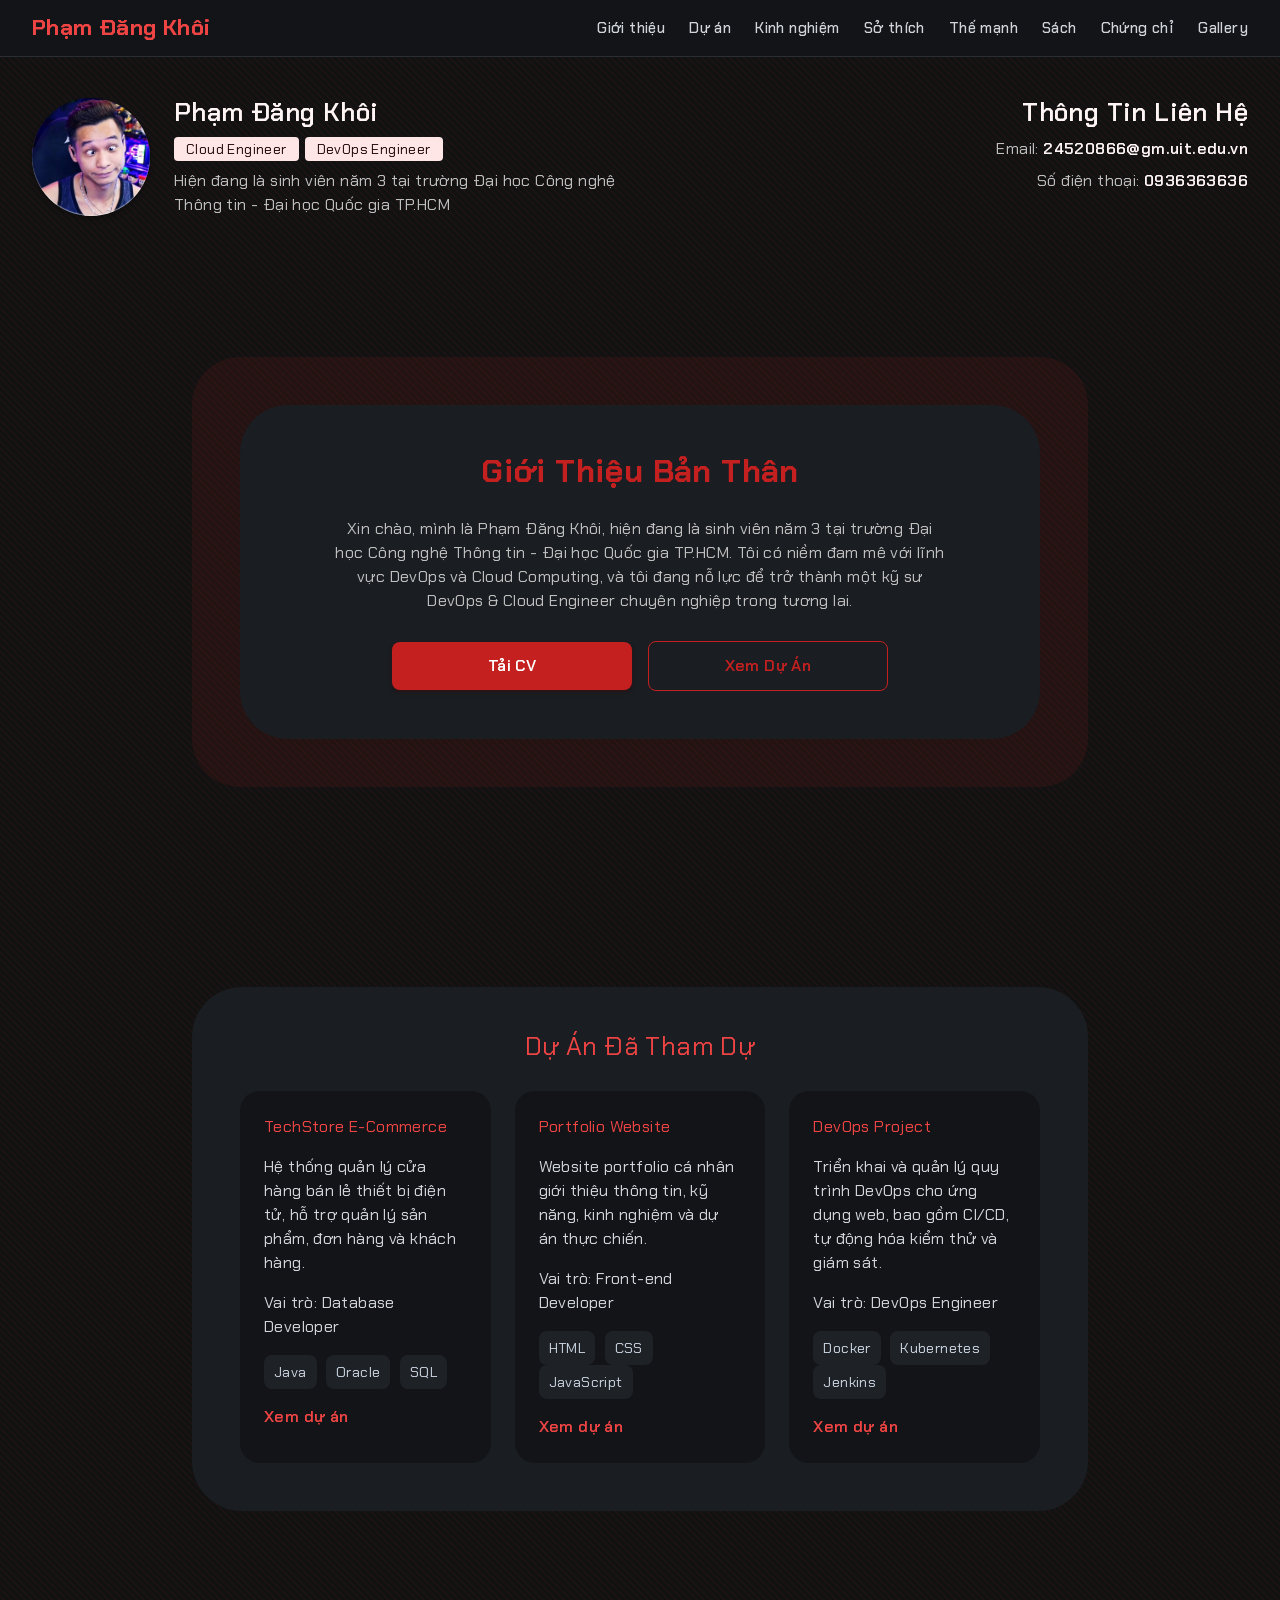
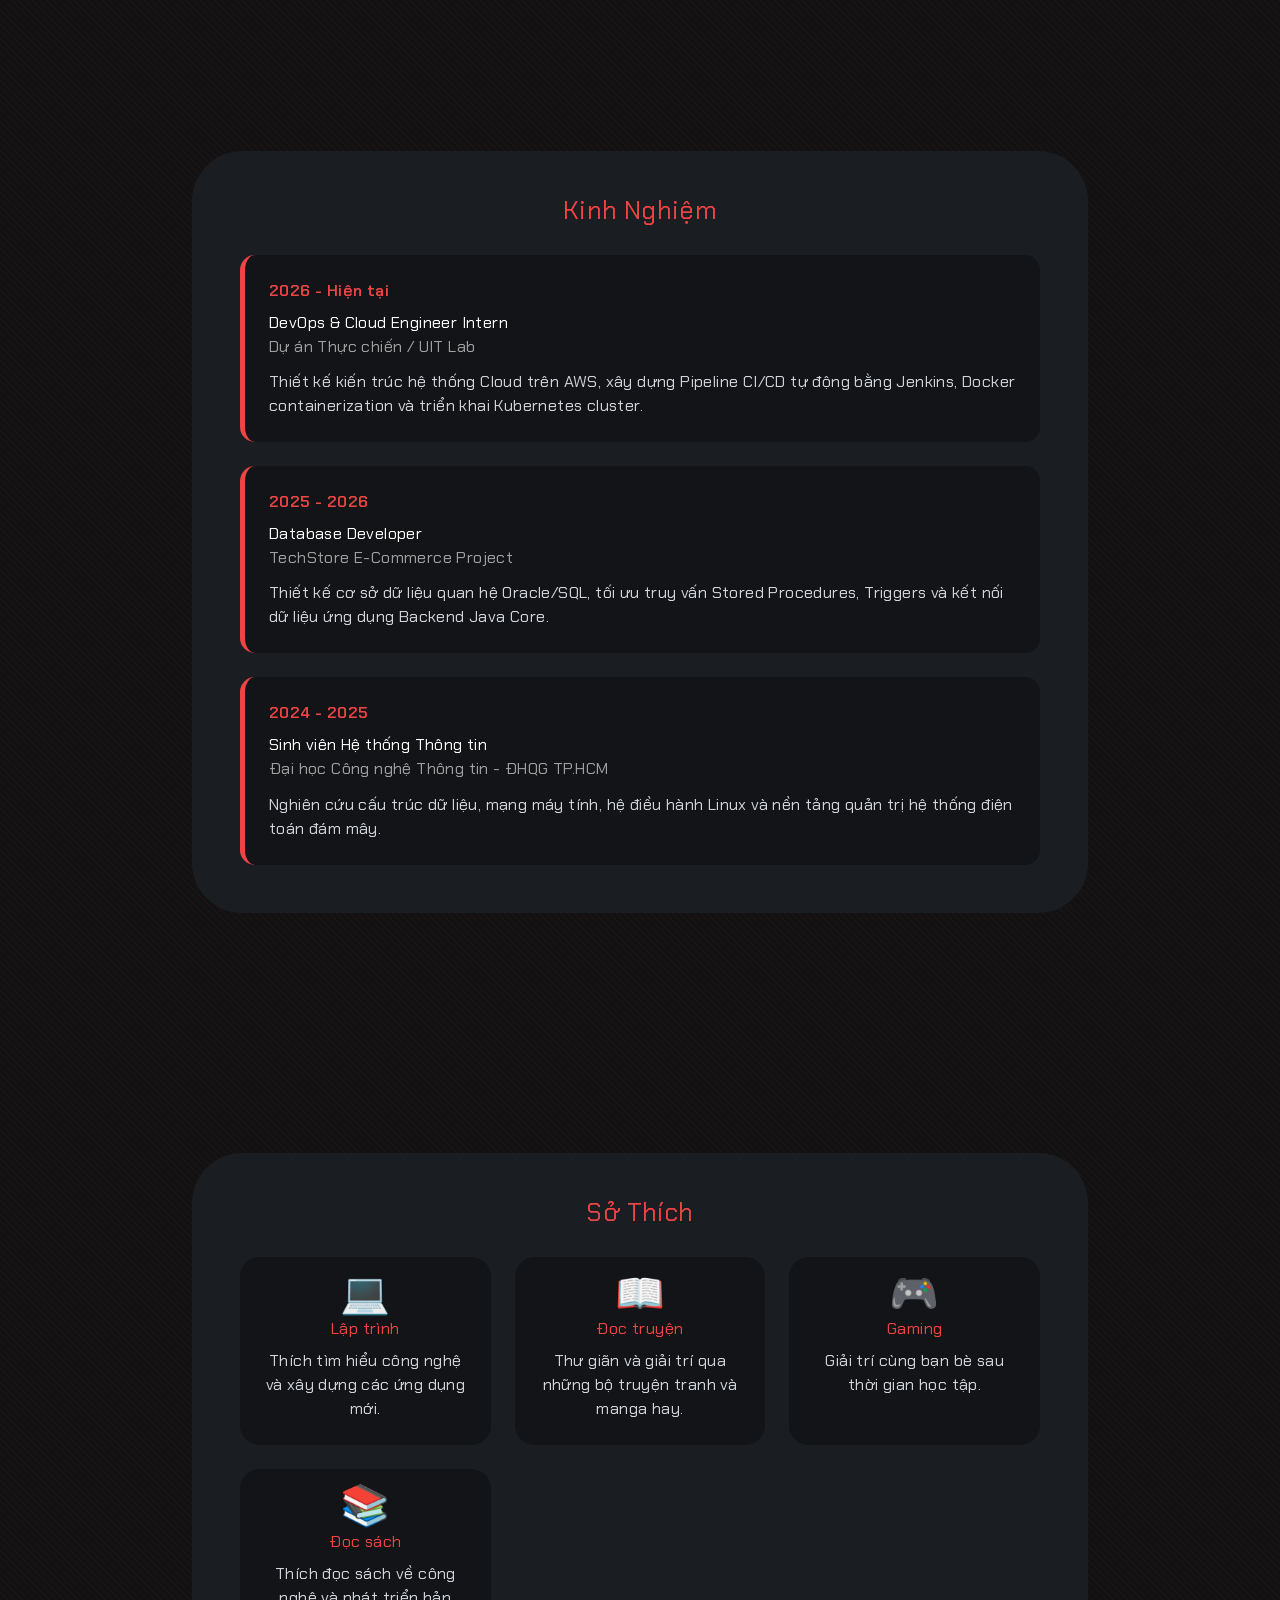
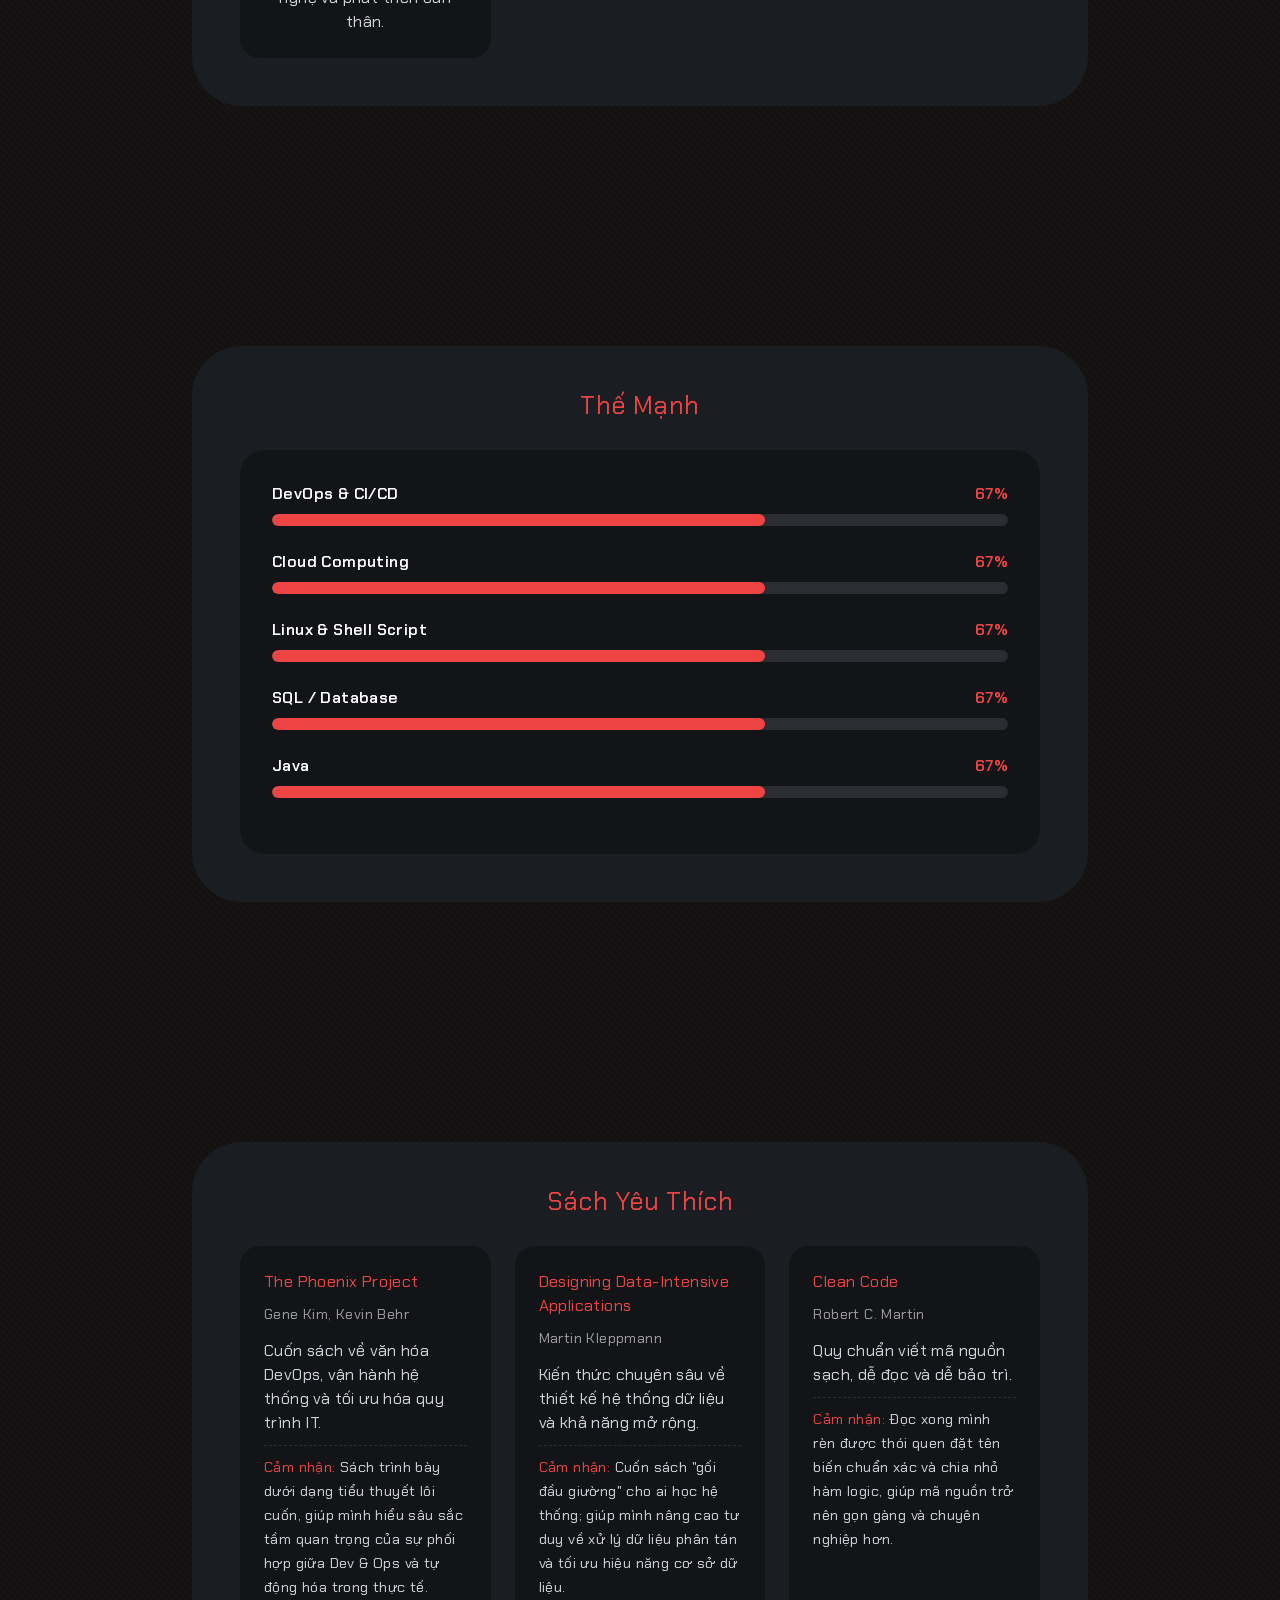
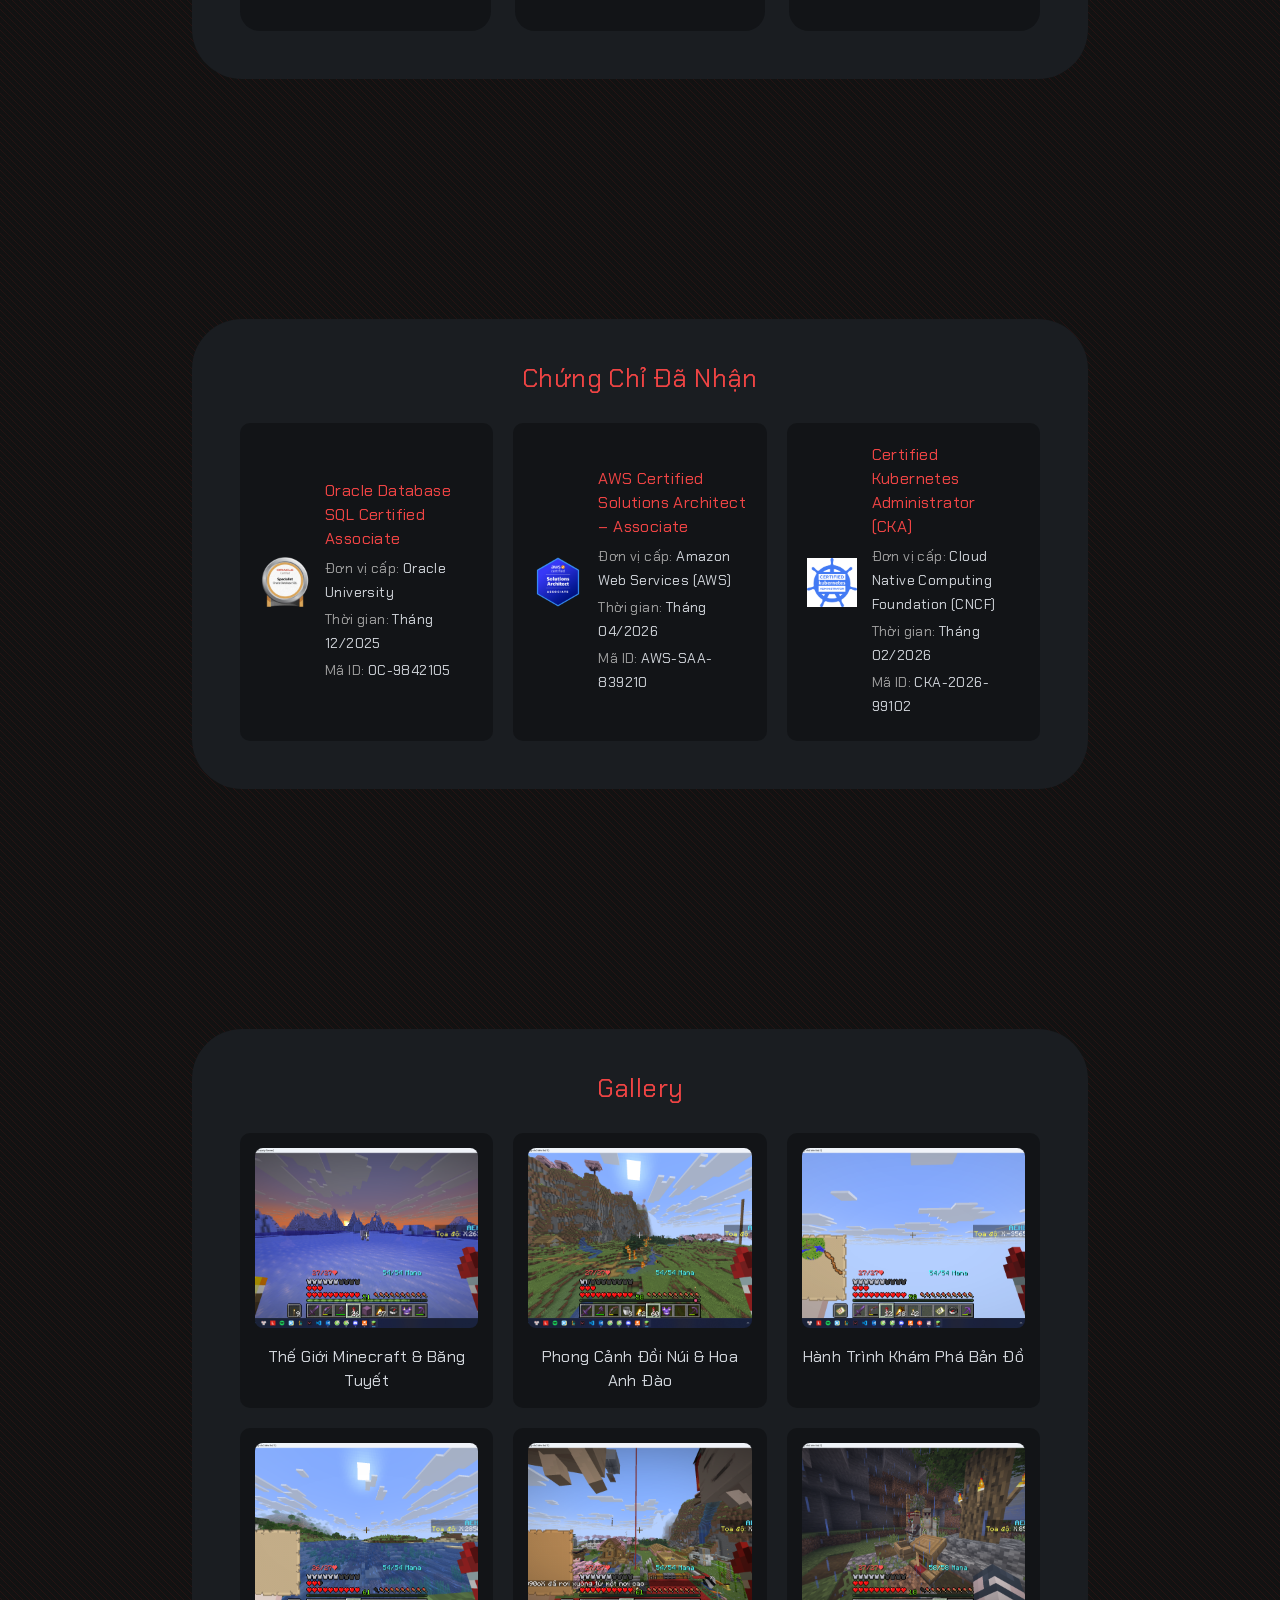
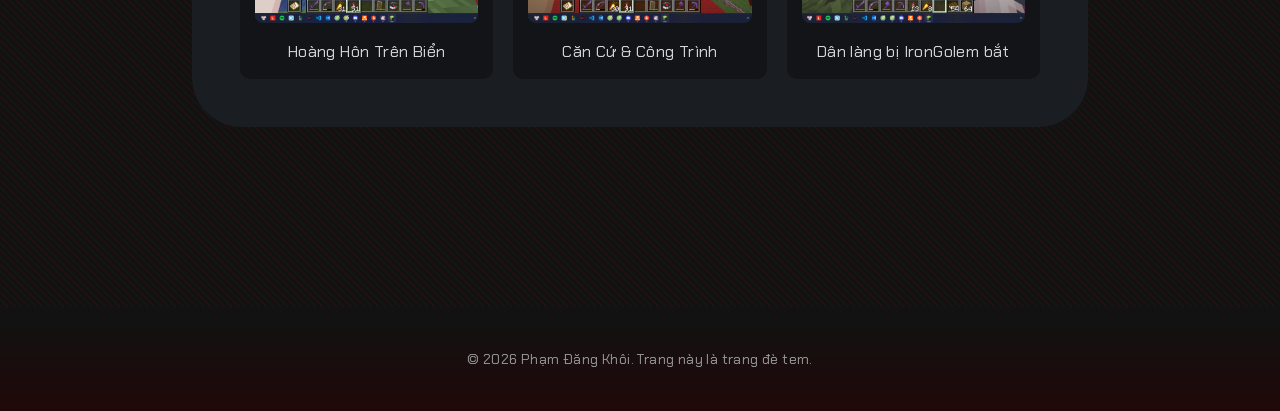
<file: index.html>
<!DOCTYPE html>
<html lang="vi">

<head>
  <meta charset="UTF-8">
  <meta name="viewport" content="width=device-width, initial-scale=1.0">
  <title>Phạm Đăng Khôi - Portfolio CV</title>
  <link rel="stylesheet" href="CSS/main.css">
  <link rel="stylesheet" href="CSS/responsive.css">
  <link rel="icon" href="assets/postgresql.svg">
  <link rel="preconnect" href="https://fonts.googleapis.com">
  <link rel="preconnect" href="https://fonts.gstatic.com" crossorigin>
  <link href="https://fonts.googleapis.com/css2?family=Chakra+Petch:wght@400;600;700&display=swap" rel="stylesheet">
</head>

<body>
  <!-- Navbar -->
  <nav class="navbar">
    <div class="navbarContainer">
      <a href="#" class="navbarLogo">Phạm Đăng Khôi</a>
      <div class="navbarMenu">
        <a href="#AboutContainer">Giới thiệu</a>
        <a href="#ProjectContainer">Dự án</a>
        <a href="#ExperienceContainer">Kinh nghiệm</a>
        <a href="#HobbyContainer">Sở thích</a>
        <a href="#StrengthContainer">Thế mạnh</a>
        <a href="#BookContainer">Sách</a>
        <a href="#CertificateContainer">Chứng chỉ</a>
        <a href="#GalleryContainer">Gallery</a>
      </div>
    </div>
  </nav>

  <!-- Header -->
  <header>
    <div class="container header__container">
      <div class="header__column--left">
        <div class="header__img"></div>

        <div class="header__content--left">
          <h2 class="header__title">Phạm Đăng Khôi</h2>
          <div class="header__badge_container">
            <div class="badge">Cloud Engineer</div>
            <div class="badge">DevOps Engineer</div>
          </div>
          <p>
            Hiện đang là sinh viên năm 3 tại trường Đại học Công nghệ Thông tin - Đại học Quốc gia TP.HCM
          </p>
        </div>
      </div>
      <div class="header__column--right">
        <h2 class="header__title">Thông Tin Liên Hệ</h2>
        <p>
          Email:
          <span>24520866@gm.uit.edu.vn</span>
        </p>
        <p>
          Số điện thoại:
          <span>0936363636</span>
        </p>
      </div>
    </div>
  </header>

  <!-- About Me Section -->
  <section class="aboutMe__section" id="AboutContainer">
    <div class="aboutMe__container">
      <div class="aboutMe__content_container">
        <h1 class="section__title">Giới thiệu bản thân</h1>
        <p class="section__description">
          Xin chào, mình là Phạm Đăng Khôi, hiện đang là sinh viên năm 3 tại trường Đại học Công nghệ Thông tin - Đại
          học Quốc gia TP.HCM. Tôi có niềm đam mê với lĩnh vực DevOps và Cloud Computing, và tôi đang nỗ lực để trở
          thành một kỹ sư DevOps & Cloud Engineer chuyên nghiệp trong tương lai.
        </p>
        <div class="CTA">
          <a href="assets/GIÁO TRÌNH TRIẾT HỌC MÁC - LÊNIN - KHÔNG CHUYÊN.pdf" target="_blank" rel="noopener noreferrer"
            class="primaryButton" download>Tải CV</a>
          <a href="#ProjectContainer" class="outlineButton">Xem Dự Án</a>
        </div>
      </div>
    </div>
  </section>

  <!-- Projects Section -->
  <section class="section" id="ProjectContainer">
    <div class="section-box">
      <h2 class="section-title">Dự Án Đã Tham Dự</h2>

      <div class="project-list">
        <!-- Project 1 -->
        <div class="project-card">
          <h3>TechStore E-Commerce</h3>
          <p>Hệ thống quản lý cửa hàng bán lẻ thiết bị điện tử, hỗ trợ quản lý sản phẩm, đơn hàng và khách hàng.</p>
          <p><strong>Vai trò:</strong> Database Developer</p>
          <div class="tags">
            <span>Java</span>
            <span>Oracle</span>
            <span>SQL</span>
          </div>
          <a href="https://github.com/Abyss139/-java-project-2025-2026.git" target="_blank" rel="noopener noreferrer">Xem dự án</a>
        </div>

        <!-- Project 2 -->
        <div class="project-card">
          <h3>Portfolio Website</h3>
          <p>Website portfolio cá nhân giới thiệu thông tin, kỹ năng, kinh nghiệm và dự án thực chiến.</p>
          <p><strong>Vai trò:</strong> Front-end Developer</p>
          <div class="tags">
            <span>HTML</span>
            <span>CSS</span>
            <span>JavaScript</span>
          </div>
          <a href="https://github.com/Abyss139/Abyss139.github.io.git" target="_blank" rel="noopener noreferrer">Xem dự án</a>
        </div>

        <!-- Project 3 -->
        <div class="project-card">
          <h3>DevOps Project</h3>
          <p>Triển khai và quản lý quy trình DevOps cho ứng dụng web, bao gồm CI/CD, tự động hóa kiểm thử và giám sát.</p>
          <p><strong>Vai trò:</strong> DevOps Engineer</p>
          <div class="tags">
            <span>Docker</span>
            <span>Kubernetes</span>
            <span>Jenkins</span>
          </div>
          <a href="https://github.com/Abyss139/DuAn2.git" target="_blank" rel="noopener noreferrer">Xem dự án</a>
        </div>
      </div>
    </div>
  </section>

  <!-- Experience Section -->
  <section class="section" id="ExperienceContainer">
    <div class="section-box">
      <h2 class="section-title">Kinh Nghiệm</h2>

      <div class="timeline">
        <div class="timeline-item">
          <span class="timeline-date">2026 - Hiện tại</span>
          <h3>DevOps & Cloud Engineer Intern</h3>
          <h4>Dự án Thực chiến / UIT Lab</h4>
          <p>Thiết kế kiến trúc hệ thống Cloud trên AWS, xây dựng Pipeline CI/CD tự động bằng Jenkins, Docker containerization và triển khai Kubernetes cluster.</p>
        </div>

        <div class="timeline-item">
          <span class="timeline-date">2025 - 2026</span>
          <h3>Database Developer</h3>
          <h4>TechStore E-Commerce Project</h4>
          <p>Thiết kế cơ sở dữ liệu quan hệ Oracle/SQL, tối ưu truy vấn Stored Procedures, Triggers và kết nối dữ liệu ứng dụng Backend Java Core.</p>
        </div>

        <div class="timeline-item">
          <span class="timeline-date">2024 - 2025</span>
          <h3>Sinh viên Hệ thống Thông tin</h3>
          <h4>Đại học Công nghệ Thông tin - ĐHQG TP.HCM</h4>
          <p>Nghiên cứu cấu trúc dữ liệu, mạng máy tính, hệ điều hành Linux và nền tảng quản trị hệ thống điện toán đám mây.</p>
        </div>
      </div>
    </div>
  </section>

  <!-- Hobbies Section -->
  <section class="section" id="HobbyContainer">
    <div class="section-box">
      <h2 class="section-title">Sở Thích</h2>

      <div class="hobby-list">
        <div class="hobby-card">
          <div class="hobby-icon">💻</div>
          <h3>Lập trình</h3>
          <p>Thích tìm hiểu công nghệ và xây dựng các ứng dụng mới.</p>
        </div>

        <div class="hobby-card">
          <div class="hobby-icon">📖</div>
          <h3>Đọc truyện</h3>
          <p>Thư giãn và giải trí qua những bộ truyện tranh và manga hay.</p>
        </div>

        <div class="hobby-card">
          <div class="hobby-icon">🎮</div>
          <h3>Gaming</h3>
          <p>Giải trí cùng bạn bè sau thời gian học tập.</p>
        </div>

        <div class="hobby-card">
          <div class="hobby-icon">📚</div>
          <h3>Đọc sách</h3>
          <p>Thích đọc sách về công nghệ và phát triển bản thân.</p>
        </div>
      </div>
    </div>
  </section>

  <!-- Strengths Section -->
  <section class="section" id="StrengthContainer">
    <div class="section-box">
      <h2 class="section-title">Thế Mạnh</h2>

      <div class="skill-container">
        <div class="skill-item">
          <div class="skill-name">
            <span>DevOps & CI/CD</span>
            <span>67%</span>
          </div>
          <div class="progress">
            <div class="progress-bar devops"></div>
          </div>
        </div>

        <div class="skill-item">
          <div class="skill-name">
            <span>Cloud Computing</span>
            <span>67%</span>
          </div>
          <div class="progress">
            <div class="progress-bar cloud"></div>
          </div>
        </div>

        <div class="skill-item">
          <div class="skill-name">
            <span>Linux & Shell Script</span>
            <span>67%</span>
          </div>
          <div class="progress">
            <div class="progress-bar linux"></div>
          </div>
        </div>

        <div class="skill-item">
          <div class="skill-name">
            <span>SQL / Database</span>
            <span>67%</span>
          </div>
          <div class="progress">
            <div class="progress-bar sql"></div>
          </div>
        </div>

        <div class="skill-item">
          <div class="skill-name">
            <span>Java</span>
            <span>67%</span>
          </div>
          <div class="progress">
            <div class="progress-bar java"></div>
          </div>
        </div>
      </div>
    </div>
  </section>

  <!-- Books Section -->
  <section class="section" id="BookContainer">
    <div class="section-box">
      <h2 class="section-title">Sách Yêu Thích</h2>

      <div class="book-list">
        <div class="book-card">
          <h3>The Phoenix Project</h3>
          <div class="book-author">Gene Kim, Kevin Behr</div>
          <p>Cuốn sách về văn hóa DevOps, vận hành hệ thống và tối ưu hóa quy trình IT.</p>
          <p class="book-review"><strong>Cảm nhận:</strong> Sách trình bày dưới dạng tiểu thuyết lôi cuốn, giúp mình hiểu sâu sắc tầm quan trọng của sự phối hợp giữa Dev & Ops và tự động hóa trong thực tế.</p>
        </div>

        <div class="book-card">
          <h3>Designing Data-Intensive Applications</h3>
          <div class="book-author">Martin Kleppmann</div>
          <p>Kiến thức chuyên sâu về thiết kế hệ thống dữ liệu và khả năng mở rộng.</p>
          <p class="book-review"><strong>Cảm nhận:</strong> Cuốn sách "gối đầu giường" cho ai học hệ thống; giúp mình nâng cao tư duy về xử lý dữ liệu phân tán và tối ưu hiệu năng cơ sở dữ liệu.</p>
        </div>

        <div class="book-card">
          <h3>Clean Code</h3>
          <div class="book-author">Robert C. Martin</div>
          <p>Quy chuẩn viết mã nguồn sạch, dễ đọc và dễ bảo trì.</p>
          <p class="book-review"><strong>Cảm nhận:</strong> Đọc xong mình rèn được thói quen đặt tên biến chuẩn xác và chia nhỏ hàm logic, giúp mã nguồn trở nên gọn gàng và chuyên nghiệp hơn.</p>
        </div>
      </div>
    </div>
  </section>

  <!-- Certificates Section -->
  <section class="section" id="CertificateContainer">
    <div class="section-box">
      <h2 class="section-title">Chứng Chỉ Đã Nhận</h2>

      <div class="certi-list">
        <div class="certi-card">
          <img src="assets/orcl.png" alt="Oracle Database SQL" class="certi-img">
          <div class="certi-info">
            <h3>Oracle Database SQL Certified Associate</h3>
            <p><strong>Đơn vị cấp:</strong> Oracle University</p>
            <p><strong>Thời gian:</strong> Tháng 12/2025</p>
            <p><strong>Mã ID:</strong> OC-9842105</p>
          </div>
        </div>

        <div class="certi-card">
          <img src="assets/aws.png" alt="AWS Certified Solutions Architect" class="certi-img">
          <div class="certi-info">
            <h3>AWS Certified Solutions Architect – Associate</h3>
            <p><strong>Đơn vị cấp:</strong> Amazon Web Services (AWS)</p>
            <p><strong>Thời gian:</strong> Tháng 04/2026</p>
            <p><strong>Mã ID:</strong> AWS-SAA-839210</p>
          </div>
        </div>

        <div class="certi-card">
          <img src="assets/images.png" alt="Certified Kubernetes Administrator" class="certi-img">
          <div class="certi-info">
            <h3>Certified Kubernetes Administrator (CKA)</h3>
            <p><strong>Đơn vị cấp:</strong> Cloud Native Computing Foundation (CNCF)</p>
            <p><strong>Thời gian:</strong> Tháng 02/2026</p>
            <p><strong>Mã ID:</strong> CKA-2026-99102</p>
          </div>
        </div>
      </div>
    </div>
  </section>

  <!-- Gallery Section -->
  <section class="section" id="GalleryContainer">
    <div class="section-box">
      <h2 class="section-title">Gallery</h2>

      <div class="gallery-list">
        <div class="gallery-card">
          <img src="assets/gal1 (1).png" alt="Minecraft World" class="gallery-img">
          <p>Thế Giới Minecraft & Băng Tuyết</p>
        </div>

        <div class="gallery-card">
          <img src="assets/gal1 (2).png" alt="Mountain View" class="gallery-img">
          <p>Phong Cảnh Đồi Núi & Hoa Anh Đào</p>
        </div>

        <div class="gallery-card">
          <img src="assets/gal1 (3).png" alt="Map Exploration" class="gallery-img">
          <p>Hành Trình Khám Phá Bản Đồ</p>
        </div>

        <div class="gallery-card">
          <img src="assets/gal1 (4).png" alt="Ocean View" class="gallery-img">
          <p>Hoàng Hôn Trên Biển</p>
        </div>

        <div class="gallery-card">
          <img src="assets/gal1 (5).png" alt="Base Construction" class="gallery-img">
          <p>Căn Cứ & Công Trình</p>
        </div>
        <div class="gallery-card">
          <img src="assets/gal1 (6).png" alt="Base Construction" class="gallery-img">
          <p>Dân làng bị IronGolem bắt</p>
        </div>
      </div>
    </div>
  </section>

  <!-- Footer -->
  <footer>
    <div class="footer__container">
      <p>&copy; 2026 Phạm Đăng Khôi. Trang này là trang đè tem.</p>
    </div>
  </footer>
</body>

</html>
</file>
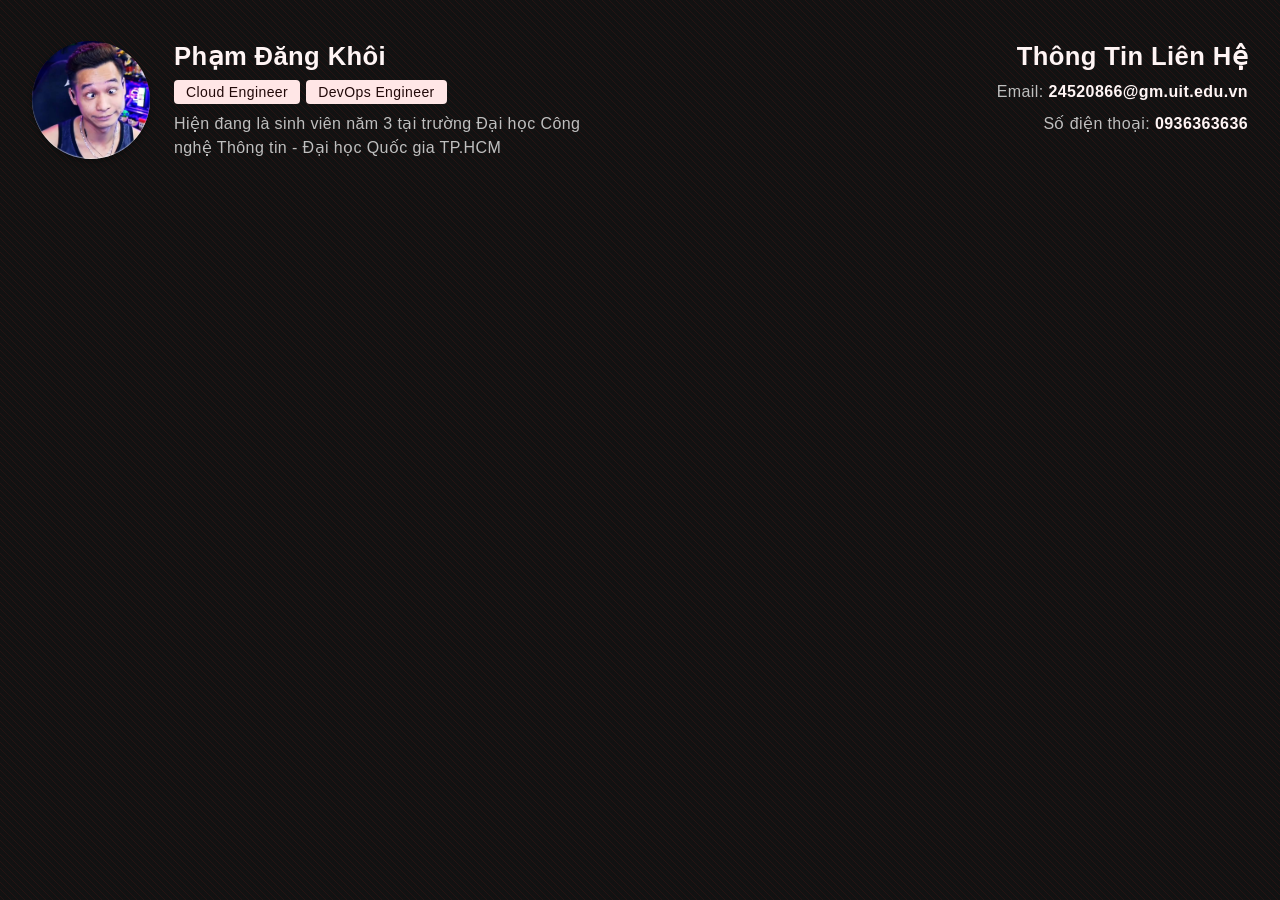
<file: cv.html>
<!DOCTYPE html>
<html lang="vi">
<head>
    <meta charset="UTF-8">
    <meta name="viewport" content="width=device-width, initial-scale=1.0">
    <title>My CV</title>
    <link rel="stylesheet" href="CSS/main.css">
    <link rel="stylesheet" href="CSS/responsive.css">
    <link rel="icon" href="assets/postgresql.svg">
</head>
<body>
    <header>
      <div class="container header__container">
        <!-- left column -->
        <div class="header__column--left">
          <!-- avatar -->
          <div class="header__img"></div>

          <div class="header__content--left">
            <h2 class="header__title">Phạm Đăng Khôi</h2>
            <div class="header__badge_container">
              <div class="badge">Cloud Engineer</div>
              <div class="badge">DevOps Engineer</div>
            </div>
            <p>
              Hiện đang là sinh viên năm 3 tại trường Đại học Công nghệ Thông tin - Đại học Quốc gia TP.HCM
            </p>
          </div>
        </div>

        <!-- right column -->
        <div class="header__column--right">
          <h2 class="header__title">Thông Tin Liên Hệ</h2>
          <p>
            Email:
            <span>24520866@gm.uit.edu.vn</span>
          </p>
          <p>
            Số điện thoại:
            <span>0936363636</span>
          </p>
        </div>
      </div>
    </header>
</body>
</html>
</file>
<file: CSS/main.css>
@import "theme.css";
@import "sections/navbar.css";
@import "sections/header.css";
@import "sections/about-me.css";
@import "sections/project.css";
@import "sections/experience.css";
@import "sections/hobby.css";
@import "sections/strength.css";
@import "sections/book.css";
@import "sections/certi.css";
@import "sections/gallery.css";
@import "sections/footer.css";

* {
	box-sizing: border-box;
}

:root {
	font-size: var(--p-font-size);
	line-height: var(--p-line-height);
	letter-spacing: var(--p-letter-spacing);
	font-family: "Chakra Petch", sans-serif;
	font-weight: 400;
	font-style: normal;
	scroll-behavior: smooth;
}

body {
	/* background pattern */
	background-color: var(--foreground-color);
	background-size: 7px 7px;
	background-image: repeating-linear-gradient(45deg,
			hsla(var(--p-500-code), 0.1) 0,
			hsla(var(--p-700-code), 0.1) 0.7000000000000001px,
			var(--foreground-color) 0,
			var(--foreground-color) 50%);
}

a {
	text-decoration: none;
}

section {
	margin-top: 120px;
	margin-bottom: 120px;
}

.container {
	margin: 0 auto;
	max-width: 1536px;
	padding: 0 2rem;
}

.section__header {
	display: flex;
	flex-direction: column;
	align-items: center;
	gap: 16px;
}

.section__title {
	font-size: var(--h1-font-size);
	line-height: var(--h1-line-height);
	font-weight: bold;
	color: var(--p-950);
	text-transform: capitalize;
}

.section__description {
	text-align: center;
	max-width: 65ch;
	color: var(--n-500);
}
</file>
<file: CSS/responsive.css>
@keyframes float {
    0% {
        transform: translateY(0);
    }

    50% {
        transform: translateY(-20px);
    }

    100% {
        transform: translateY(0);
    }
}

@-webkit-keyframes float {
    0% {
        transform: translateY(0);
    }

    50% {
        transform: translateY(-20px);
    }

    100% {
        transform: translateY(0);
    }
}

@keyframes move-left {
    to {
        transform: translateX(calc(-100% - 12px));
    }
}

@-webkit-keyframes move-left {
    to {
        transform: translateX(calc(-100% - 12px));
    }
}

@keyframes move-right {
    0% {
        transform: translateX(-100%);
    }

    100% {
        transform: translateX(calc(0% + 12px));
    }
}

@-webkit-keyframes move-right {
    0% {
        transform: translateX(-100%);
    }

    100% {
        transform: translateX(calc(0% + 12px));
    }
}
</file>
